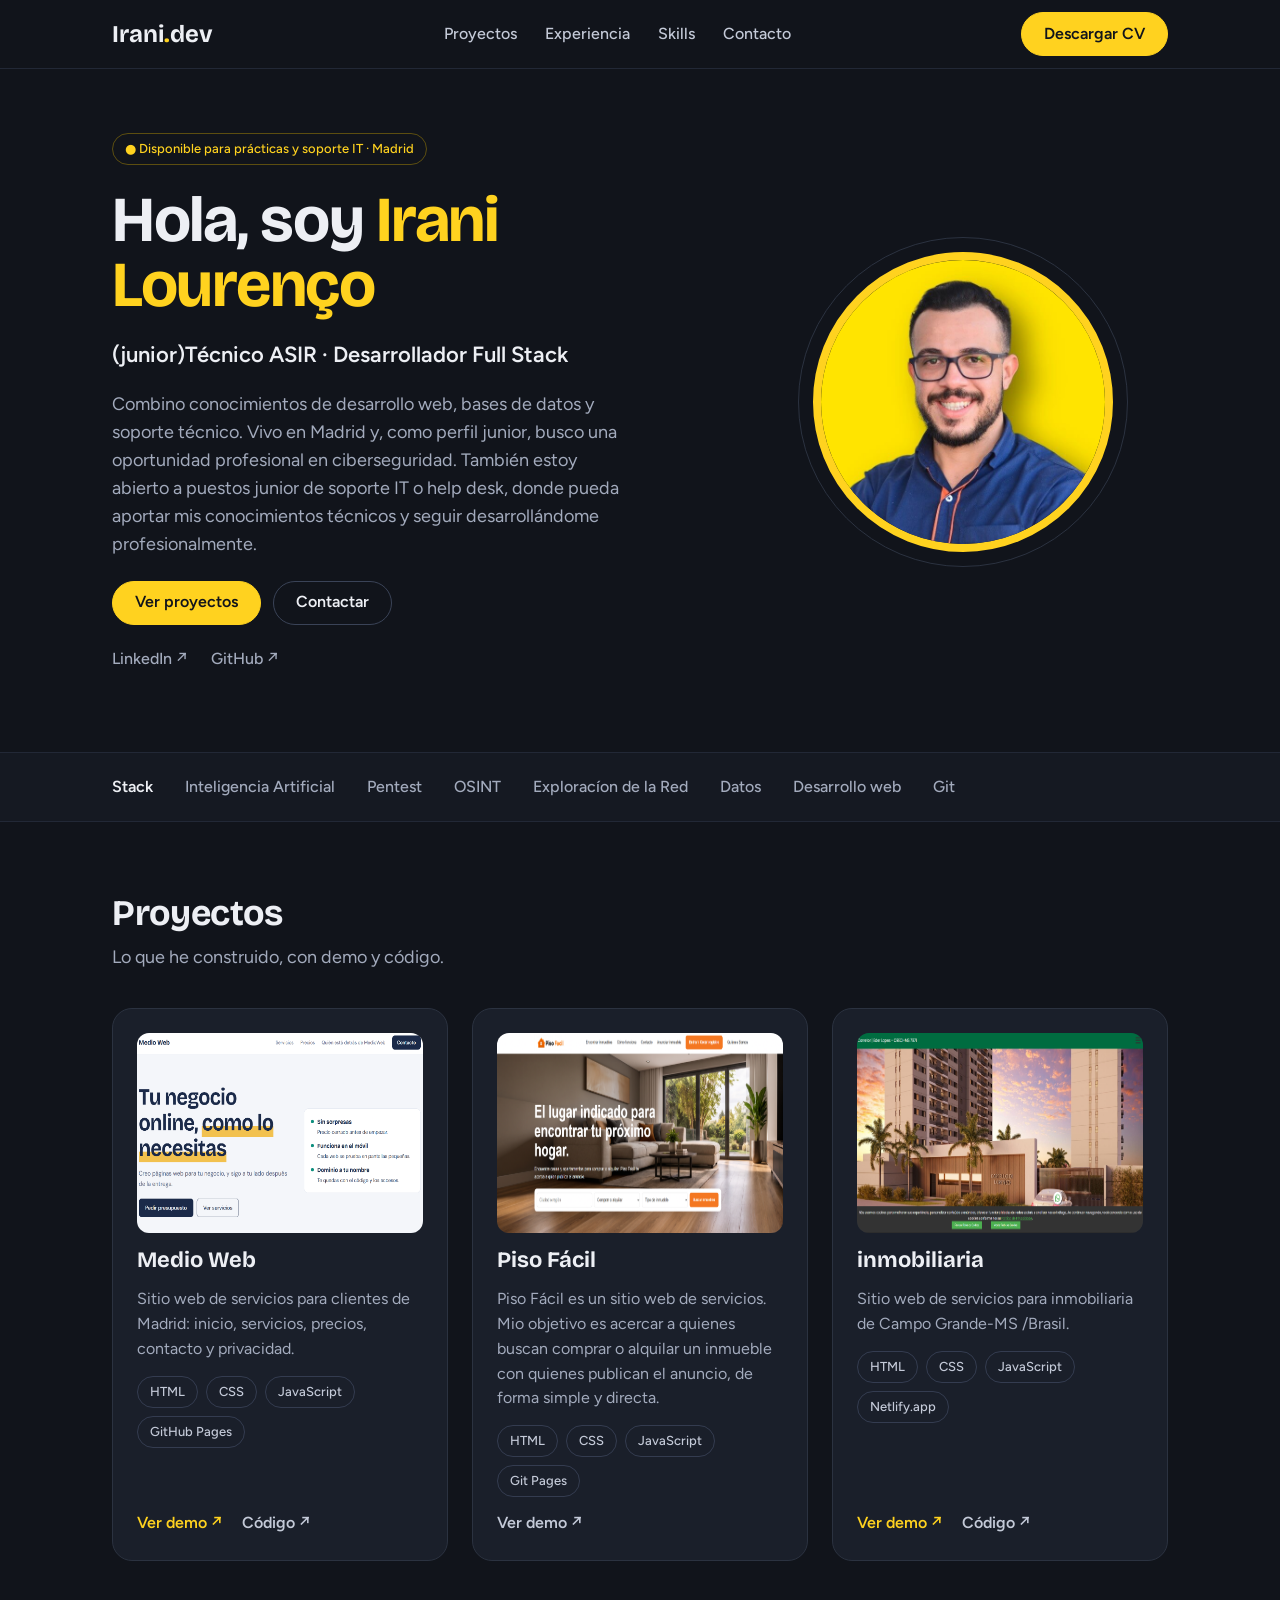
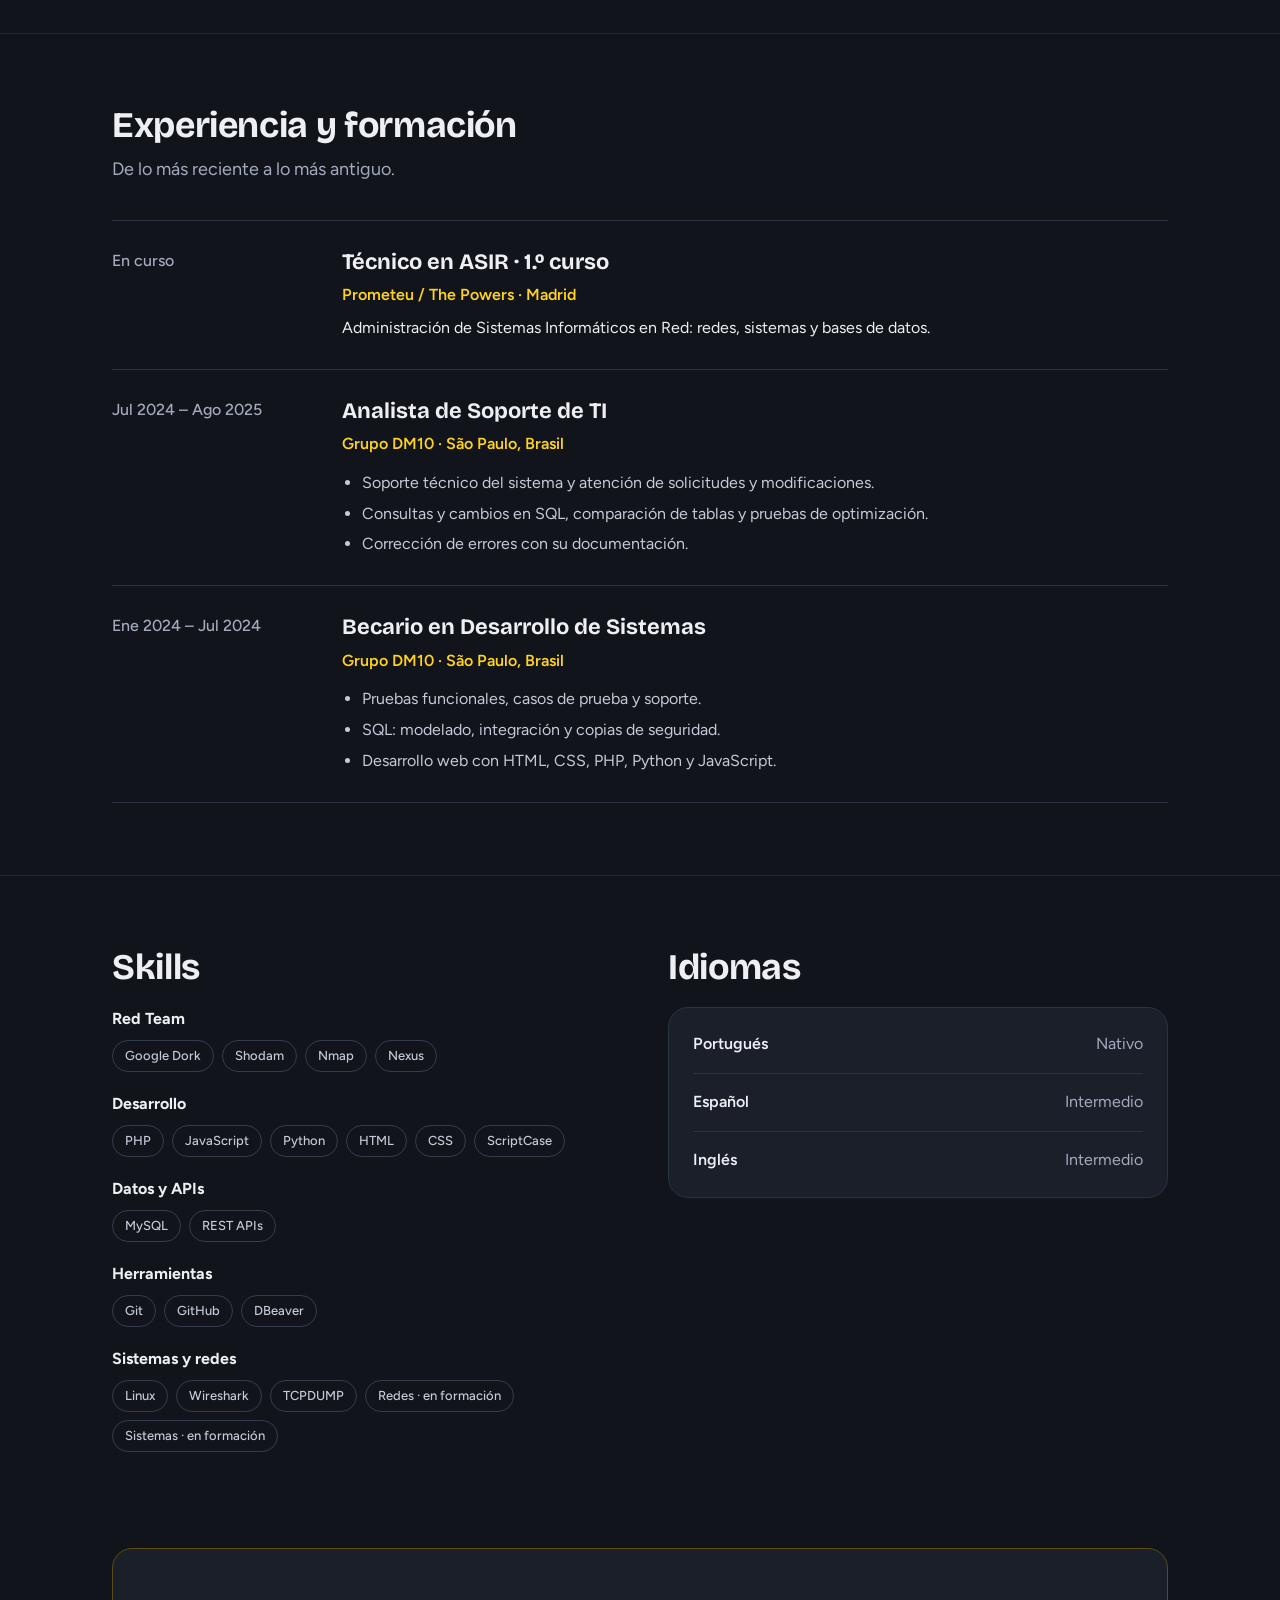
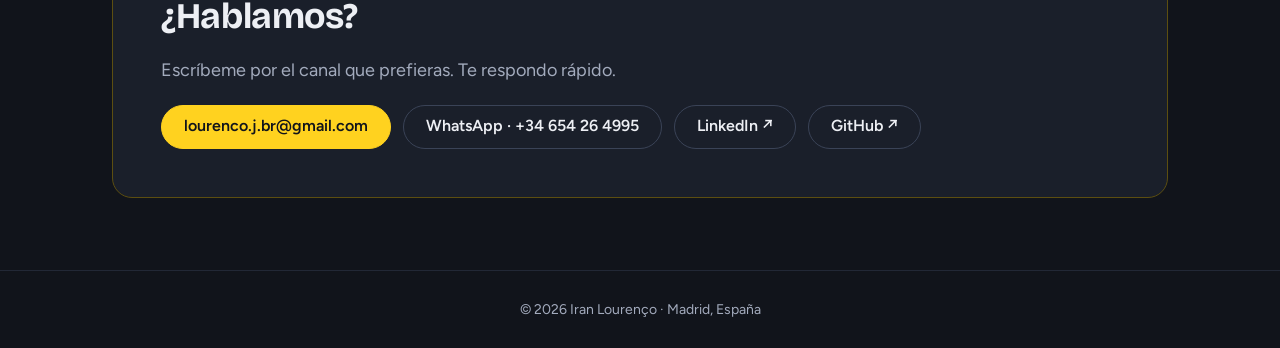
<file: index.html>
<!doctype html>
<html lang="es">

<head>
  <meta charset="utf-8">
  <meta name="viewport" content="width=device-width, initial-scale=1">
  <title>Irani Lourenço | Desarrollo web y soporte IT – Madrid</title>
  <meta name="description"
    content="Iran Lourenço, desarrollador Full Stack y técnico ASIR junior en Madrid. Desarrollo web, bases de datos y soporte IT.">
  <meta name="theme-color" content="#11141B">
  <meta property="og:type" content="website">
  <meta property="og:title" content="Iran Lourenço | Desarrollo web y soporte IT – Madrid">
  <meta property="og:description"
    content="Desarrollador Full Stack y técnico ASIR junior. Proyectos, experiencia y contacto.">
  <meta property="og:image" content="https://iranlsjr.github.io/portfolio/assets/img/img-iran.jpeg">
  <meta property="og:url" content="https://iranlsjr.github.io/portfolio/">
  <link rel="preconnect" href="https://fonts.googleapis.com">
  <link rel="preconnect" href="https://fonts.gstatic.com" crossorigin>
  <link
    href="https://fonts.googleapis.com/css2?family=Bricolage+Grotesque:wght@600;700&family=Figtree:wght@400;500;600&display=swap"
    rel="stylesheet">

<!-- Google tag (gtag.js) -->
<script async src="https://www.googletagmanager.com/gtag/js?id=G-RCFR8T1261"></script>
<script>
  window.dataLayer = window.dataLayer || [];
  function gtag(){dataLayer.push(arguments);}
  gtag('js', new Date());

  gtag('config', 'G-RCFR8T1261');
</script>

  <script src="assets/js/index.js" defer></script>
  <link rel="stylesheet" href="assets/css/style.css">
</head>

<!-- Google tag (gtag.js) Coletar dados de acesso -->
<script async src="https://www.googletagmanager.com/gtag/js?id=G-RCFR8T1261"></script>
<script>
  window.dataLayer = window.dataLayer || [];
  function gtag(){dataLayer.push(arguments);}
  gtag('js', new Date());

  gtag('config', 'G-RCFR8T1261');
</script>

<body>
  <header class="top">
    <div class="in">
      <a class="logo" href="#inicio">Irani<span>.</span>dev</a>
      <nav class="nav" aria-label="Principal">
        <a href="#proyectos">Proyectos</a>
        <a href="#experiencia">Experiencia</a>
        <a href="#skills">Skills</a>
        <a href="#contacto">Contacto</a>
      </nav>
      <a class="btn p" href="assets/doc/Iran_Lourenco_CV_ES.pdf" download>Descargar CV</a>
    </div>
  </header>

  <main>
    <section id="inicio" class="wrap hero">
      <div class="txt">
        <span class="tag pill">● Disponible para prácticas y soporte IT · Madrid</span>
        <h1>Hola, soy <span>Irani Lourenço</span></h1>
        <p class="role">(junior)Técnico ASIR · Desarrollador Full Stack</p>
        <p class="intro">Combino conocimientos de desarrollo web, bases de datos y soporte técnico. Vivo en Madrid y, como perfil junior, busco una oportunidad profesional en ciberseguridad. También estoy abierto a puestos junior de soporte IT o help desk, donde pueda aportar mis conocimientos técnicos y seguir desarrollándome profesionalmente.</p>
        <div class="row">
          <a class="btn p" href="#proyectos">Ver proyectos</a>
          <a class="btn" href="#contacto">Contactar</a>
        </div>
        <div class="links">
          <a href="https://www.linkedin.com/in/iran-dev/" target="_blank">LinkedIn ↗</a>
          <a href="https://github.com/Iranlsjr" target="_blank">GitHub ↗</a>
        </div>
      </div>
      <div class="photo">
        <div class="ring">
          <img src="assets/img/img-iran.jpeg" alt="Foto de Iran Lourenço" width="300" height="300">
        </div>
      </div>
    </section>

        <!-- os spans são gerados via data.json -->
    <section class="stack" aria-label="Stack">
      <div class="in" id="profile.stack">
        <b>Stack</b>
      </div>
    </section>

    <!--PROYECTOS-->
    <section id="proyectos" class="wrap">
      <h2 class="h2">Proyectos</h2>
      <p class="lead">Lo que he construido, con demo y código.</p>
      <div class="grid">
        
        <!--MEIDO WEB-->
        <article class="card">
          <div class="shot"><img class="shot-img" src="assets/img/projeto/medio_web.png"
              alt="Captura do projeto Medio Web" loading="lazy"></div>
          <h3>Medio Web</h3>
          <p>Sitio web de servicios para clientes de Madrid: inicio, servicios, precios, contacto y privacidad.</p>
          <div class="tags"><span class="tag">HTML</span><span class="tag">CSS</span><span
              class="tag">JavaScript</span><span class="tag">GitHub Pages</span></div>
          <div class="go"><a href="https://iranlsjr.github.io/MedioWeb/" target="_blank">Ver demo ↗</a><a
              href="https://github.com/Iranlsjr/MedioWeb.git" target="_blank">Código ↗</a></div>
        </article>

        <!--Piso Facil-->
        <article class="card">
          <div class="shot"><img class="shot-img" src="assets/img/projeto/pisofacil.png"
              alt="Captura do projeto Medio Web" loading="lazy"></div>
          <h3>Piso Fácil</h3>
          <p> Piso Fácil es un sitio web de servicios.
             Mio objetivo es acercar  a quienes buscan comprar o alquilar un inmueble con quienes publican
             el anuncio, de forma simple y directa.</p>
          <div class="tags"><span class="tag">HTML</span><span class="tag">CSS</span><span
              class="tag">JavaScript</span><span class="tag">Git Pages</span></div>
          <div class="go"><a href="https://iranlsjr.github.io/PisoFacil/" target="_blank">Ver demo ↗</a>
            </div>
        </article>

        <!--INMOBILIARIA-->
        <article class="card">
          <div class="shot"><img class="shot-img" src="assets/img/projeto/inmobiliaria.png"
              alt="Captura do projeto Medio Web" loading="lazy"></div>
          <h3>inmobiliaria</h3>
          <p>Sitio web de servicios para inmobiliaria de Campo Grande-MS /Brasil.</p>
          <div class="tags"><span class="tag">HTML</span><span class="tag">CSS</span><span
              class="tag">JavaScript</span><span class="tag">Netlify.app</span></div>
          <div class="go"><a href="https://symphonious-twilight-ac97e6.netlify.app/" target="_blank">Ver demo ↗</a><a
              href="https://github.com/Iranlsjr/MedioWeb.git" target="_blank">Código ↗</a></div>
        </article>

        <!-- Reemplaza este bloque por un proyecto tuyo o bórralo -->
        <!--  <article class="card empty">
          <div class="shot ph">[Captura del proyecto]</div>
          <h3>[Tu próximo proyecto]</h3>
          <p>Qué problema resuelve, qué hiciste tú y con qué tecnologías. Una captura y dos enlaces bastan.</p>
          <div class="tags"><span class="tag">[tecnología]</span><span class="tag">[tecnología]</span></div>
        </article>-->
      </div>
    </section>

    <section id="experiencia" class="sep">
      <div class="wrap">
        <h2 class="h2">Experiencia y formación</h2>
        <p class="lead">De lo más reciente a lo más antiguo.</p>

        <div class="job">
          <div class="when">En curso</div>
          <div class="what">
            <h3>Técnico en ASIR · 1.º curso</h3>
            <p class="org">Prometeu / The Powers · Madrid</p>
            <p>Administración de Sistemas Informáticos en Red: redes, sistemas y bases de datos.</p>
          </div>
        </div>

        <div class="job">
          <div class="when">Jul 2024 – Ago 2025</div>
          <div class="what">
            <h3>Analista de Soporte de TI</h3>
            <p class="org">Grupo DM10 · São Paulo, Brasil</p>
            <ul>
              <li>Soporte técnico del sistema y atención de solicitudes y modificaciones.</li>
              <li>Consultas y cambios en SQL, comparación de tablas y pruebas de optimización.</li>
              <li>Corrección de errores con su documentación.</li>
            </ul>
          </div>
        </div>

        <div class="job">
          <div class="when">Ene 2024 – Jul 2024</div>
          <div class="what">
            <h3>Becario en Desarrollo de Sistemas</h3>
            <p class="org">Grupo DM10 · São Paulo, Brasil</p>
            <ul>
              <li>Pruebas funcionales, casos de prueba y soporte.</li>
              <li>SQL: modelado, integración y copias de seguridad.</li>
              <li>Desarrollo web con HTML, CSS, PHP, Python y JavaScript.</li>
            </ul>
          </div>
        </div>
      </div>
    </section>

    <section id="skills" class="sep">
      <div class="wrap two">
        <div class="col">
          <h2 class="h2">Skills</h2>
           <div class="grp"><b>Red Team</b>
            <div class="tags"><span class="tag">Google Dork</span><span class="tag">Shodam</span><span
                class="tag">Nmap</span><span class="tag">Nexus</span></div>
          </div>
          <div class="grp"><b>Desarrollo</b>
            <div class="tags"><span class="tag">PHP</span><span class="tag">JavaScript</span><span
                class="tag">Python</span><span class="tag">HTML</span><span class="tag">CSS</span><span
                class="tag">ScriptCase</span></div>
          </div>
          <div class="grp"><b>Datos y APIs</b>
            <div class="tags"><span class="tag">MySQL</span><span class="tag">REST APIs</span></div>
          </div>
          <div class="grp"><b>Herramientas</b>
            <div class="tags"><span class="tag">Git</span><span class="tag">GitHub</span>
            <span class="tag">DBeaver</span></div>
          </div>
          <div class="grp"><b>Sistemas y redes</b>
            <div class="tags"><span class="tag">Linux</span><span class="tag">Wireshark</span><span class="tag">TCPDUMP</span><span class="tag">Redes · en formación</span><span class="tag">Sistemas · en
                formación</git aspan></div>
          </div>
        </div>
        <div class="col">
          <h2 class="h2">Idiomas</h2>
          <div class="card" style="gap:0;padding:8px 24px">
            <div class="lang"><span>Portugués</span><span>Nativo</span></div>
            <div class="lang"><span>Español</span><span>Intermedio</span></div>
            <div class="lang"><span>Inglés</span><span>Intermedio</span></div>
          </div>
        </div>
      </div>
    </section>

    <section id="contacto" class="wrap" style="padding-top:24px">
      <div class="card cta">
        <h2 class="h2">¿Hablamos?</h2>
        <p class="muted">Escríbeme por el canal que prefieras. Te respondo rápido.</p>
        <div class="row">
          <a class="btn p" href="mailto:lourenco.j.br@gmail.com">lourenco.j.br@gmail.com</a>
          <a class="btn" href="https://wa.me/34654264995">WhatsApp · +34 654 26 4995</a>
          <a class="btn" href="https://www.linkedin.com/in/iran-dev/">LinkedIn ↗</a>
          <a class="btn" href="https://github.com/Iranlsjr">GitHub ↗</a>
        </div>
      </div>
    </section>
  </main>

  <footer>© 2026 Iran Lourenço · Madrid, España</footer>

</body>

</html>
</file>
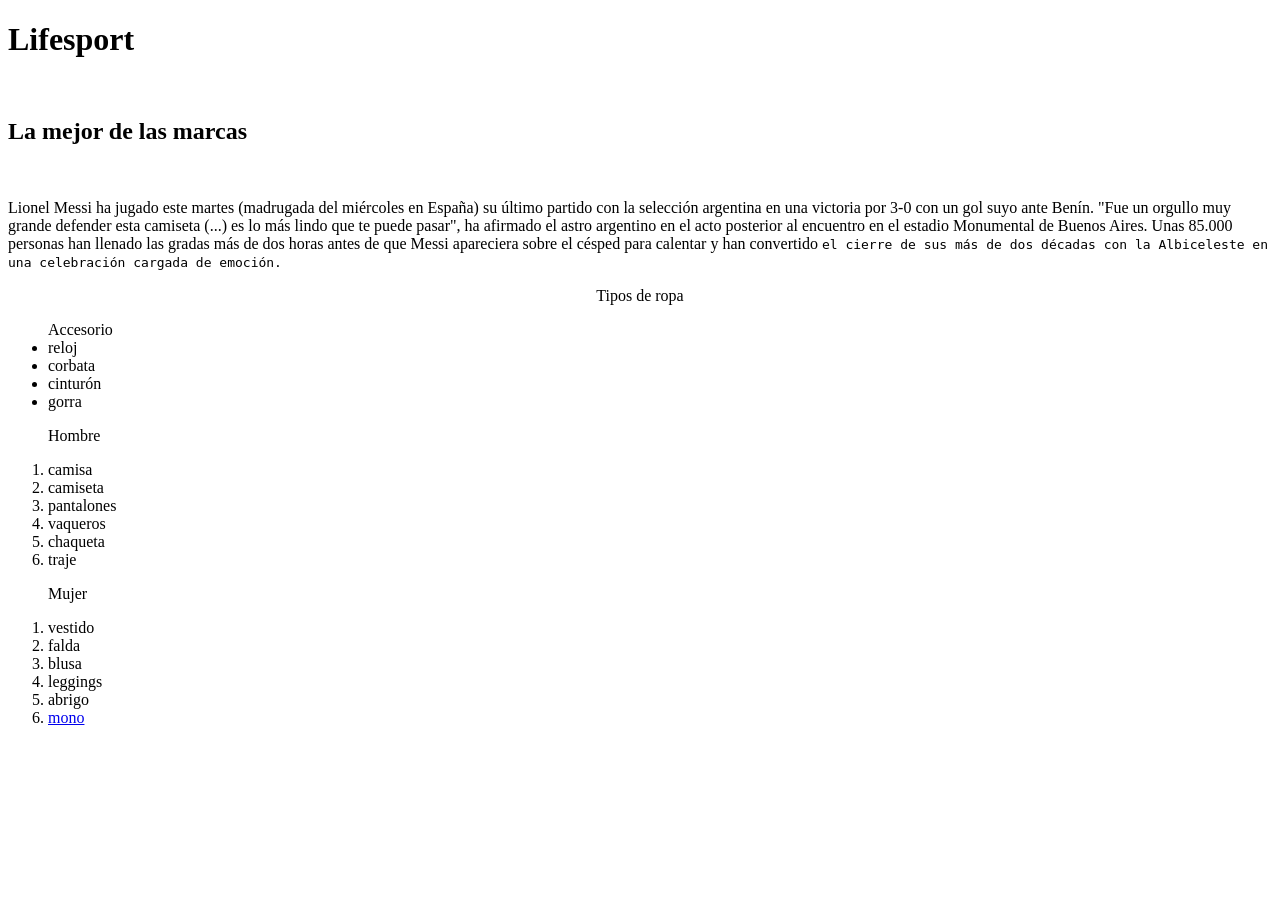
<file: ejercicio1.html>
<!DOCTYPE html>
<html lang="en">
<head>
    <meta charset="UTF-8">
    <meta name="viewport" content="width=device-width, initial-scale=1.0">
    <title>Document</title>
</head>
<body>
    <h1>Lifesport</h1>
    <br><h2>La mejor de las marcas</h2>
    <br><p>Lionel Messi ha jugado este martes (madrugada del miércoles en España) su último partido con la selección argentina en una victoria por 3-0 con un gol suyo ante Benín. "Fue un orgullo muy grande defender esta camiseta (...) es lo más lindo que te puede pasar", ha afirmado el astro argentino en el acto posterior al encuentro en el estadio Monumental de Buenos Aires.

Unas 85.000 personas han llenado las gradas más de dos horas antes de que Messi apareciera sobre el césped para calentar y han convertido <code>el cierre de sus más de dos décadas con la Albiceleste en una celebración cargada de emoción.</code></p>

<p align="center">Tipos de ropa</p>

<ul>Accesorio
    <li>reloj</li>
    <li>corbata</li>
    <li>cinturón</li>
    <li>gorra</li>
    

</ul>

<ol><p align="left">Hombre</p>
    <li>camisa</li>
    <li>camiseta</li>
    <li>pantalones</li>
    <li>vaqueros</li>
    <li>chaqueta</li>
    <li>traje</li>


</ol>

<ol><p align="left">Mujer</p>
    <li>vestido</li>
    <li>falda</li>
    <li>blusa</li>
    <li>leggings</li>
    <li>abrigo</li>
    <li><a  href="https://ericeirasurfskate.pt/es/levis-jumpsuit-vintage-overall-dark-indigo-worn-in-propose-to-me?utm_source=google&utm_medium=cpc&gad_source=1&gad_campaignid=23652740393&gbraid=0AAAAAohPkhSU0wKUAlabrxx855hGXAqFw&gclid=CjwKCAjw_pzWBhAkEiwAwDCi1Qaop9xN5yl6aDmb1fnK1372QP6XmJL-C8GOuD_g_RAIulW5UL3RHRoCrMYQAvD_BwE" target="_blank">mono</a></li>
</ol>
    
</body>
</html>
</file>
<file: assets/css/style.css>
:root {
      --bg: #11141B;
      --bg2: #151922;
      --surface: #1A1F2A;
      --line: #2B3240;
      --text: #EDEFF4;
      --soft: #C4CAD8;
      --muted: #A3ABBD;
      --accent: #FFD21F
    }

    * {
      box-sizing: border-box
    }

    html {
      scroll-behavior: smooth;
      scroll-padding-top: 84px
    }

    body {
      margin: 0;
      background: var(--bg);
      color: var(--text);
      font: 16px/1.55 'Figtree', system-ui, sans-serif
    }

    a {
      color: inherit;
      text-decoration: none
    }

    a:focus-visible,
    button:focus-visible {
      outline: 3px solid var(--accent);
      outline-offset: 3px
    }

    h1,
    h2,
    h3 {
      font-family: 'Bricolage Grotesque', system-ui, sans-serif;
      margin: 0
    }

    p {
      margin: 0
    }

    .wrap {
      max-width: 1120px;
      margin: 0 auto;
      padding: 72px 32px
    }

    .muted {
      color: var(--muted)
    }

    .btn {
      display: inline-flex;
      align-items: center;
      min-height: 44px;
      padding: 0 22px;
      border-radius: 999px;
      border: 1.5px solid #3A4357;
      font-weight: 600;
      color: var(--text)
    }

    .btn:hover {
      border-color: var(--accent)
    }

    .btn.p {
      background: var(--accent);
      border-color: var(--accent);
      color: var(--bg)
    }

    .tag {
      display: inline-block;
      padding: 5px 12px;
      border-radius: 999px;
      border: 1px solid #343C50;
      color: var(--soft);
      font-size: 13px;
      font-weight: 500
    }

    .tags {
      display: flex;
      gap: 8px;
      flex-wrap: wrap
    }

    .h2 {
      font-size: 36px;
      line-height: 1.1;
      letter-spacing: -.01em
    }

    .lead {
      color: var(--muted);
      font-size: 18px;
      margin: 10px 0 36px
    }

    /* Cabecera */
    .top {
      position: sticky;
      top: 0;
      z-index: 5;
      background: var(--bg);
      border-bottom: 1px solid #222836
    }

    .top .in {
      max-width: 1120px;
      margin: 0 auto;
      padding: 12px 32px;
      display: flex;
      align-items: center;
      justify-content: space-between;
      gap: 16px
    }

    .logo {
      font: 700 24px 'Bricolage Grotesque', sans-serif
    }

    .logo span {
      color: var(--accent)
    }

    .nav {
      display: flex;
      gap: 28px;
      color: var(--soft);
      font-weight: 500
    }

    .nav a:hover {
      color: var(--text)
    }

    /* Hero */
    .hero {
      display: flex;
      align-items: center;
      justify-content: space-between;
      gap: 56px;
      flex-wrap: wrap;
      padding-top: 64px;
      padding-bottom: 80px
    }

    .hero .txt {
      flex: 1 1 460px;
      display: flex;
      flex-direction: column;
      align-items: flex-start;
      gap: 22px
    }

    .pill {
      color: var(--accent);
      border-color: #5C4E10
    }

    h1 {
      font-size: clamp(40px, 6vw, 64px);
      line-height: 1.02;
      letter-spacing: -.02em
    }

    h1 span {
      color: var(--accent)
    }

    .role {
      font-size: 22px;
      font-weight: 600;
      line-height: 1.35
    }

    .intro {
      color: var(--muted);
      font-size: 18px;
      max-width: 520px
    }

    .row {
      display: flex;
      gap: 12px;
      flex-wrap: wrap
    }

    .links {
      display: flex;
      gap: 24px;
      color: var(--muted);
      font-weight: 500
    }

    .links a:hover {
      color: var(--text)
    }

    .photo {
      flex: 1 1 280px;
      display: flex;
      justify-content: center
    }

    .ring {
      border: 1.5px solid var(--line);
      border-radius: 50%;
      padding: 14px
    }

    .ring img {
      display: block;
      width: 300px;
      height: 300px;
      max-width: 100%;
      border-radius: 50%;
      object-fit: cover;
      border: 8px solid var(--accent)
    }

    /* Stack */
    .stack {
      border-top: 1px solid #222836;
      border-bottom: 1px solid #222836;
      background: var(--bg2)
    }

    .stack .in {
      max-width: 1120px;
      margin: 0 auto;
      padding: 22px 32px;
      display: flex;
      gap: 12px 32px;
      flex-wrap: wrap;
      color: var(--muted);
      font-weight: 500
    }

    .stack b {
      color: var(--text);
      font-weight: 600
    }

    /* Proyectos */
    .grid {
      display: grid;
      grid-template-columns: repeat(auto-fit, minmax(300px, 1fr));
      gap: 24px
    }

    .card {
      background: var(--surface);
      border: 1px solid var(--line);
      border-radius: 20px;
      padding: 24px;
      display: flex;
      flex-direction: column;
      gap: 14px
    }

    .card.empty {
      background: transparent;
      border: 1.5px dashed #3A4357
    }

    .card h3 {
      font-size: 22px;
      line-height: 1.2
    }

    .card p {
      color: var(--muted)
    }

    .shot {
      height: 200px;
      border-radius: 12px;
      background: #222938;
      display: flex;
      flex-direction: column;
      gap: 10px
    }

    .shot-img {
      border-radius: 12px;
      width: 100%;
      height: 100%;
    }

    .shot i {
      display: block;
      height: 8px;
      border-radius: 6px;
      background: #343C50
    }

    .shot i.a {
      height: 10px;
      width: 40%;
      background: var(--accent)
    }

    .shot i.b {
      flex: 1;
      height: auto;
      border-radius: 8px;
      background: #2B3347
    }

    .shot.ph {
      background: transparent;
      border: 1.5px dashed #343C50;
      align-items: center;
      justify-content: center;
      color: var(--muted);
      font-size: 14px
    }

    .go {
      display: flex;
      gap: 20px;
      font-weight: 600;
      margin-top: auto
    }

    .go a:first-child {
      color: var(--accent)
    }

    .go a:last-child {
      color: var(--soft)
    }

    /* Experiencia */
    .sep {
      border-top: 1px solid #222836
    }

    .job {
      display: flex;
      gap: 16px 40px;
      flex-wrap: wrap;
      padding: 28px 0;
      border-top: 1px solid var(--line)
    }

    .job:last-of-type {
      border-bottom: 1px solid var(--line)
    }

    .when {
      flex: 0 0 190px;
      color: var(--muted);
      font-weight: 500
    }

    .what {
      flex: 1 1 420px;
      display: flex;
      flex-direction: column;
      gap: 8px
    }

    .what h3 {
      font-size: 22px;
      line-height: 1.2
    }

    .org {
      color: var(--accent);
      font-weight: 600
    }

    .what ul {
      margin: 6px 0 0;
      padding-left: 20px;
      color: var(--soft);
      display: flex;
      flex-direction: column;
      gap: 6px
    }

    /* Skills e idiomas */
    .two {
      display: grid;
      grid-template-columns: repeat(auto-fit, minmax(320px, 1fr));
      gap: 56px
    }

    .col {
      display: flex;
      flex-direction: column;
      gap: 20px
    }

    .grp b {
      display: block;
      margin-bottom: 8px
    }

    .lang {
      display: flex;
      justify-content: space-between;
      padding: 16px 0;
      border-bottom: 1px solid var(--line)
    }

    .lang:last-child {
      border-bottom: 0
    }

    .lang span:first-child {
      font-weight: 600
    }

    .lang span:last-child {
      color: var(--muted)
    }

    /* Contacto */
    .cta {
      padding: 48px;
      align-items: flex-start;
      gap: 20px;
      border-color: #5C4E10
    }

    .cta p {
      font-size: 18px;
      max-width: 560px
    }

    footer {
      border-top: 1px solid #222836;
      padding: 28px 32px;
      text-align: center;
      color: var(--muted);
      font-size: 14px
    }

    /* Efectos al pasar el ratón (solo en dispositivos con ratón; nada esencial depende de ellos) */
    @media (hover:hover) {

      .btn,
      .card,
      .tag {
        transition: transform .2s, border-color .2s, background-color .2s, color .2s
      }

      .btn:hover {
        transform: translateY(-2px)
      }

      .btn.p:hover {
        background: #FFE066;
        border-color: #FFE066
      }

      .card:not(.empty):hover {
        transform: translateY(-6px);
        border-color: var(--accent)
      }

      .tag:hover {
        border-color: var(--accent);
        color: var(--text)
      }

      .go a {
        transition: transform .2s
      }

      .go a:hover {
        transform: translateX(3px)
      }

      /* Etiqueta que aparece sobre la foto */
      .ring {
        position: relative
      }

      .ring::after {
        content: "Madrid · España";
        position: absolute;
        left: 50%;
        bottom: -14px;
        transform: translate(-50%, 8px);
        padding: 8px 16px;
        border-radius: 999px;
        background: var(--accent);
        color: var(--bg);
        font-weight: 600;
        font-size: 14px;
        white-space: nowrap;
        opacity: 0;
        pointer-events: none;
        transition: opacity .2s, transform .2s
      }

      .ring:hover::after {
        opacity: 1;
        transform: translate(-50%, 0)
      }

      /* Tooltip: añade data-tip="texto" a cualquier elemento */
      [data-tip] {
        position: relative;
        cursor: default
      }

      [data-tip]::after {
        content: attr(data-tip);
        position: absolute;
        left: 50%;
        bottom: calc(100% + 8px);
        transform: translate(-50%, 4px);
        padding: 6px 12px;
        border-radius: 8px;
        background: var(--surface);
        border: 1px solid var(--line);
        color: var(--text);
        font-size: 13px;
        white-space: nowrap;
        opacity: 0;
        pointer-events: none;
        z-index: 3;
        transition: opacity .2s, transform .2s
      }

      [data-tip]:hover::after,
      [data-tip]:focus-visible::after {
        opacity: 1;
        transform: translate(-50%, 0)
      }
    }

    @media (max-width:720px) {
      .nav {
        display: none
      }

      .wrap {
        padding: 56px 20px
      }

      .top .in {
        padding: 12px 20px
      }

      .cta {
        padding: 28px
      }
    }

    @media (prefers-reduced-motion:reduce) {
      html {
        scroll-behavior: auto
      }

      * {
        transition: none !important
      }
    }
</file>
